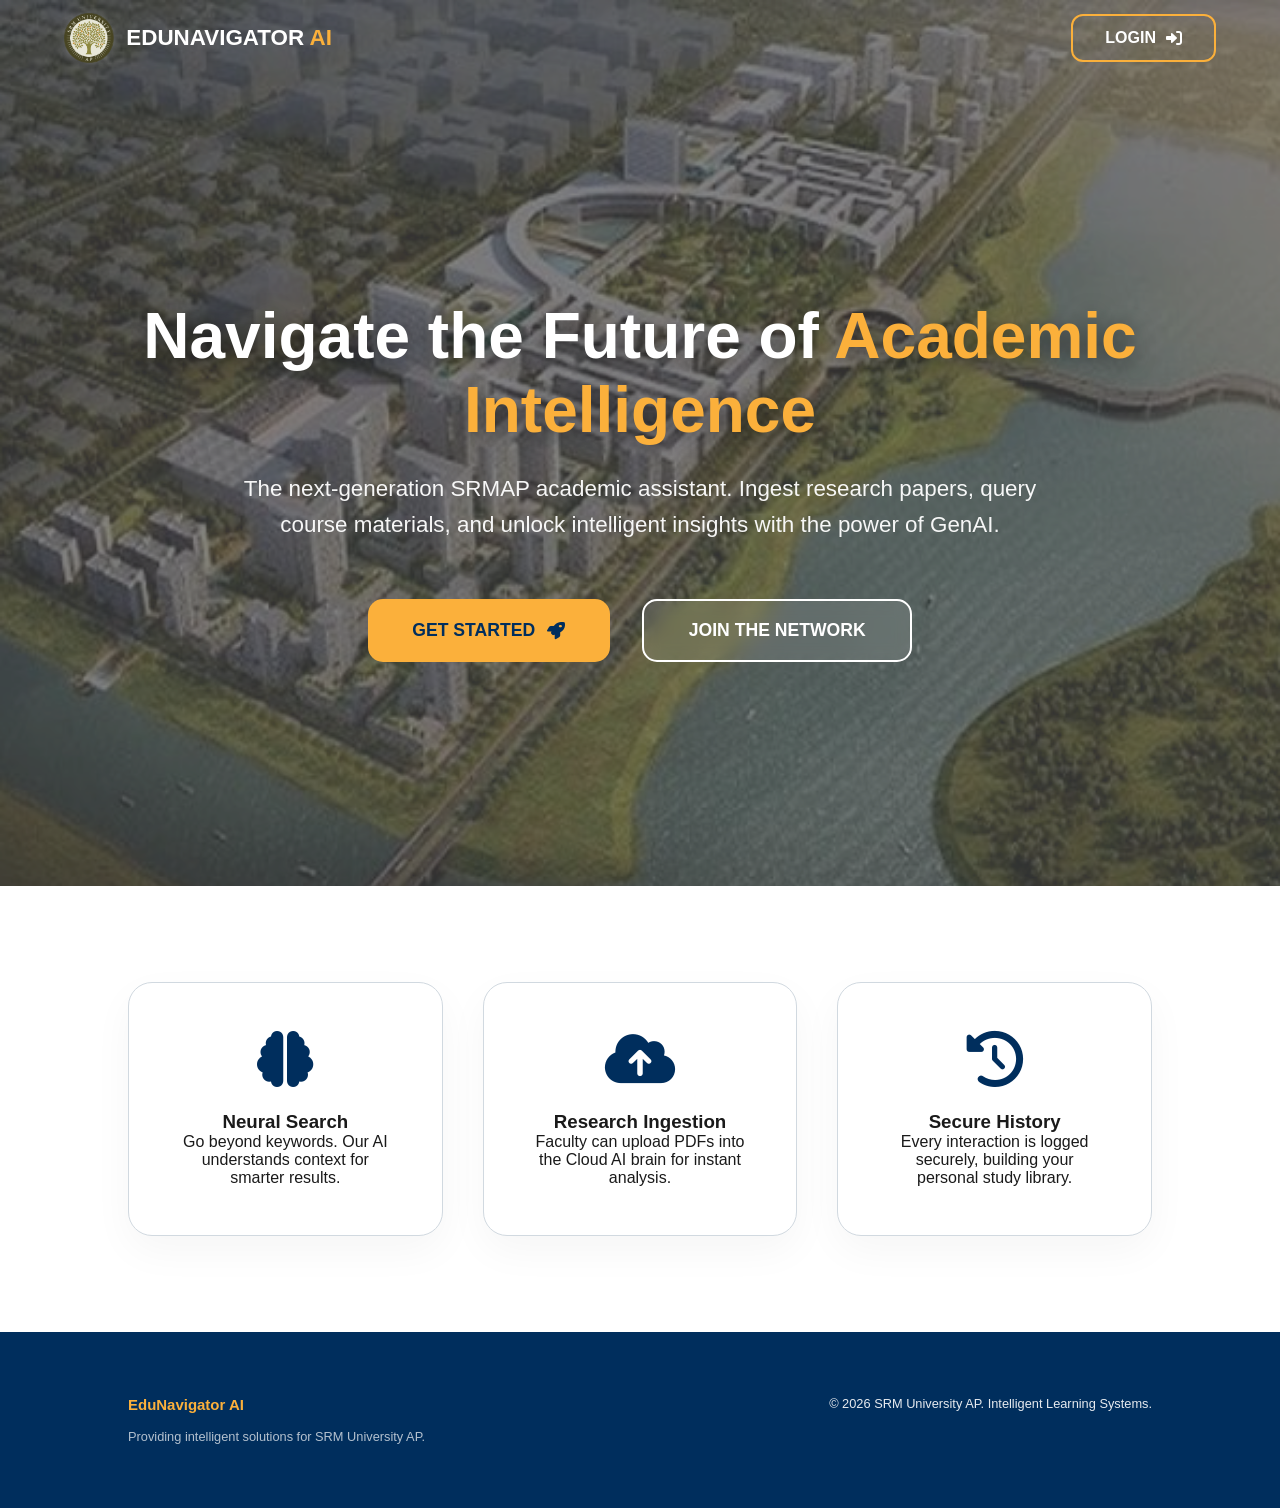
<file: frontend/index.html>
<!DOCTYPE html>
<html lang="en">
<head>
    <meta charset="UTF-8">
    <meta name="viewport" content="width=device-width, initial-scale=1.0">
    <title>EduNavigator AI - SRM University AP</title>
    <link rel="stylesheet" href="styles.css">
    <link rel="stylesheet" href="https://cdnjs.cloudflare.com/ajax/libs/font-awesome/6.0.0/css/all.min.css">
    <style>
        .hero { height: 90vh; display: flex; flex-direction: column; justify-content: center; align-items: center; text-align: center; padding: 0 10%; color: white; position: relative; }
        .hero h1 { font-size: 4rem; font-weight: 800; margin-bottom: 1.5rem; text-shadow: 0 4px 20px rgba(0,0,0,0.5); }
        .hero h1 span { color: var(--secondary); }
        .hero p { font-size: 1.4rem; max-width: 850px; margin-bottom: 3.5rem; line-height: 1.6; opacity: 0.95; }
        .features { display: grid; grid-template-columns: repeat(auto-fit, minmax(300px, 1fr)); gap: 2.5rem; padding: 6rem 10%; background: #fff; position: relative; }
        .feature-card { padding: 3rem; border-radius: 24px; text-align: center; box-shadow: 0 15px 40px rgba(0,0,0,0.04); transition: 0.4s; border: 1px solid var(--border); background: #fff; }
        .feature-card:hover { transform: translateY(-10px); border-color: var(--secondary); box-shadow: 0 20px 45px rgba(0,0,0,0.08); }
        .feature-card i { font-size: 3.5rem; color: var(--primary); margin-bottom: 1.5rem; }
        .cta-group { display: flex; gap: 2rem; }
        .cta-btn { padding: 1.2rem 2.8rem; font-size: 1.1rem; border-radius: 15px; font-weight: 800; text-decoration: none; transition: 0.3s; display: flex; align-items: center; gap: 12px; text-transform: uppercase; }
        .btn-gold { background: var(--secondary); color: var(--primary); }
        .btn-outline { background: rgba(255, 255, 255, 0.1); color: white; border: 2px solid white; backdrop-filter: blur(8px); }
        .navbar-login { border: 2.5px solid var(--secondary); padding: 0.8rem 2rem; border-radius: 12px; transition: 0.4s; font-weight: 800; color: white !important; display: flex; align-items: center; gap: 10px; text-decoration: none; }
        .navbar-login:hover { background: var(--secondary); color: var(--primary) !important; box-shadow: 0 8px 25px rgba(251, 176, 59, 0.5); transform: translateY(-3px); }
    </style>
</head>
<body class="scrollable-body">
    <div class="bg-image home-bg"></div>
    <nav>
        <div class="brand-container">
            <img src="../assets/logo.png" alt="SRM AP Logo" class="logo-img">
            <div class="brand-text">EDUNAVIGATOR <span>AI</span></div>
        </div>
        <div class="nav-links">
            <a href="login.html" class="navbar-login">LOGIN <i class="fas fa-sign-in-alt"></i></a>
        </div>
    </nav>
    <section class="hero">
        <h1>Navigate the Future of <span>Academic Intelligence</span></h1>
        <p>The next-generation SRMAP academic assistant. Ingest research papers, query course materials, and unlock intelligent insights with the power of GenAI.</p>
        <div class="cta-group">
            <a href="login.html" class="cta-btn btn-gold">Get Started <i class="fas fa-rocket"></i></a>
            <a href="register.html" class="cta-btn btn-outline">Join the Network</a>
        </div>
    </section>
    <section class="features">
        <div class="feature-card"><i class="fas fa-brain"></i><h3>Neural Search</h3><p>Go beyond keywords. Our AI understands context for smarter results.</p></div>
        <div class="feature-card"><i class="fas fa-cloud-upload-alt"></i><h3>Research Ingestion</h3><p>Faculty can upload PDFs into the Cloud AI brain for instant analysis.</p></div>
        <div class="feature-card"><i class="fas fa-history"></i><h3>Secure History</h3><p>Every interaction is logged securely, building your personal study library.</p></div>
    </section>
    <footer style="background: var(--primary); padding: 4rem 10%; border: none;">
        <div style="display: grid; grid-template-columns: 1fr 1fr; gap: 4rem; text-align: left;">
            <div><h3 style="color: var(--secondary); margin-bottom: 1rem;">EduNavigator AI</h3><p style="color: rgba(255,255,255,0.7);">Providing intelligent solutions for SRM University AP.</p></div>
            <div style="text-align: right; color: rgba(255,255,255,0.9);"><p>© 2026 SRM University AP. Intelligent Learning Systems.</p></div>
        </div>
    </footer>
</body>
</html>
</file>
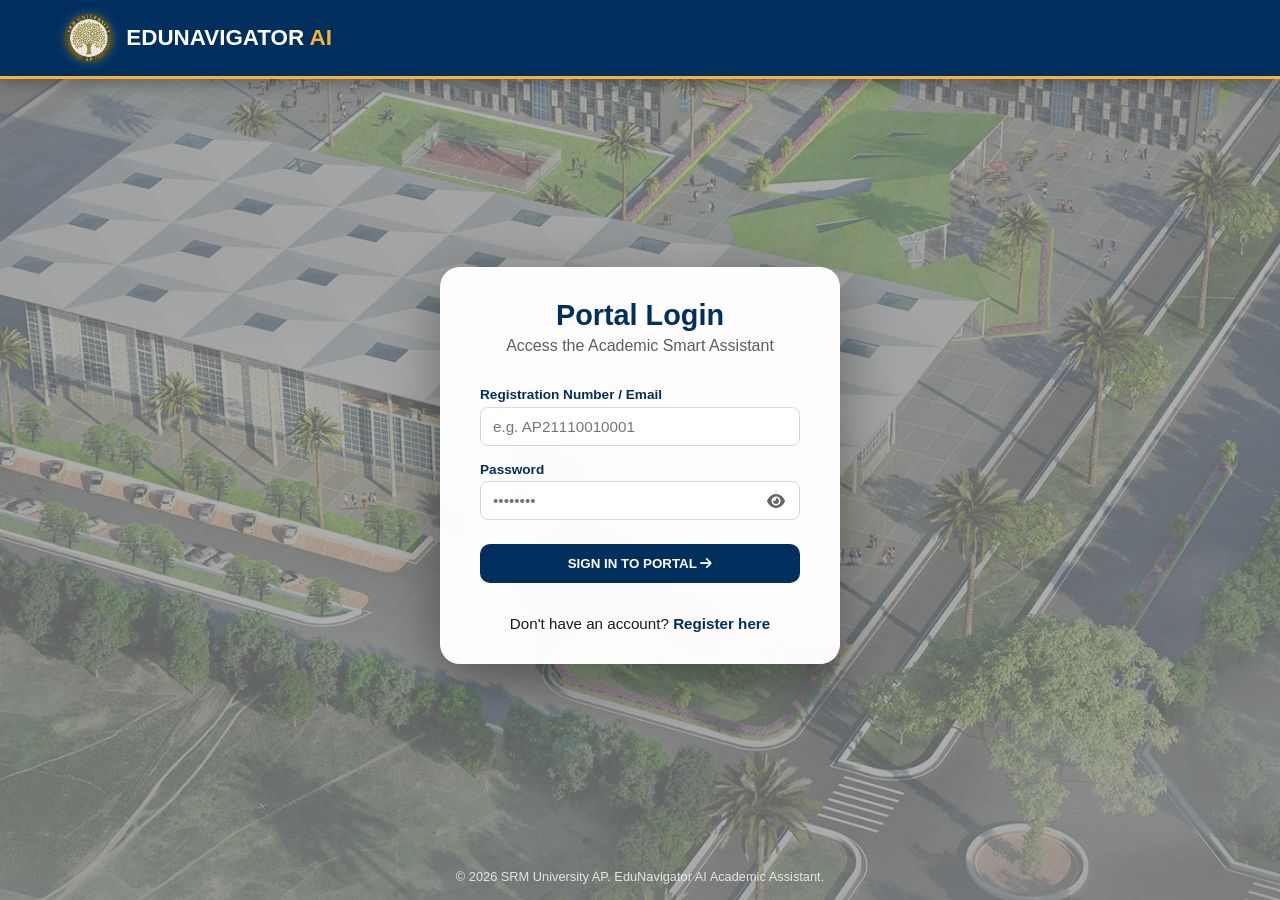
<file: frontend/login.html>
<!DOCTYPE html>
<html lang="en">
<head>
    <meta charset="UTF-8">
    <meta name="viewport" content="width=device-width, initial-scale=1.0">
    <title>Login - EduNavigator AI</title>
    <link rel="stylesheet" href="styles.css">
    <link rel="stylesheet" href="https://cdnjs.cloudflare.com/ajax/libs/font-awesome/6.0.0/css/all.min.css">
</head>
<body class="no-scroll">
    <!-- FIXED: Restored login-bg class -->
    <div class="bg-image login-bg"></div>
    
    <nav>
        <div class="brand-container">
            <a href="index.html" style="text-decoration: none; display: flex; align-items: center; gap: 12px;">
                <img src="../assets/logo.png" alt="SRM AP Logo" class="logo-img">
                <div class="brand-text">EDUNAVIGATOR <span>AI</span></div>
            </a>
        </div>
    </nav>

    <div class="auth-wrapper">
        <!-- FIXED: Glass effect restored -->
        <div class="auth-container glass">
            <h2>Portal Login</h2>
            <p style="margin-bottom: 2rem; opacity: 0.7;">Access the Academic Smart Assistant</p>
            
            <div class="input-group">
                <label>Registration Number / Email</label>
                <input type="text" id="regNumber" placeholder="e.g. AP21110010001">
            </div>
            
            <div class="input-group">
                <label>Password</label>
                <div style="position: relative;">
                    <input type="password" id="password" placeholder="••••••••">
                    <i class="fas fa-eye" id="toggleIcon" onclick="togglePassword()" style="position: absolute; right: 15px; top: 50%; transform: translateY(-50%); cursor: pointer; color: #666;"></i>
                </div>
            </div>
            
            <button class="btn" id="loginBtn" onclick="login()">Sign In to Portal <i class="fas fa-arrow-right"></i></button>
            
            <p style="margin-top: 2rem; font-size: 0.95rem;">
                Don't have an account? <a href="register.html" style="color: var(--primary); font-weight: 800; text-decoration: none;">Register here</a>
            </p>
        </div>
    </div>

    <footer>
        <p>© 2026 SRM University AP. EduNavigator AI Academic Assistant.</p>
    </footer>

    <script>
        const API_URL = 'http://localhost:8000';
        function togglePassword() {
            const pass = document.getElementById('password');
            const icon = document.getElementById('toggleIcon');
            pass.type = pass.type === 'password' ? 'text' : 'password';
            icon.className = pass.type === 'password' ? 'fas fa-eye' : 'fas fa-eye-slash';
        }
        async function login() {
            const email = document.getElementById('regNumber').value;
            const password = document.getElementById('password').value;
            if (!email || !password) { alert('Please fill all fields'); return; }
            try {
                const res = await fetch(`${API_URL}/login`, {
                    method: 'POST',
                    headers: { 'Content-Type': 'application/json' },
                    body: JSON.stringify({ email, password })
                });
                const data = await res.json();
                if (res.ok) {
                    localStorage.setItem('token', data.access_token);
                    localStorage.setItem('email', email);
                    localStorage.setItem('role', data.role);
                    window.location.href = data.role === 'admin' ? 'admin.html' : 'dashboard.html';
                } else { alert(data.detail || 'Login failed'); }
            } catch (err) { alert('Backend Connection Error. Make sure your server is running!'); }
        }
    </script>
</body>
</html>
</file>
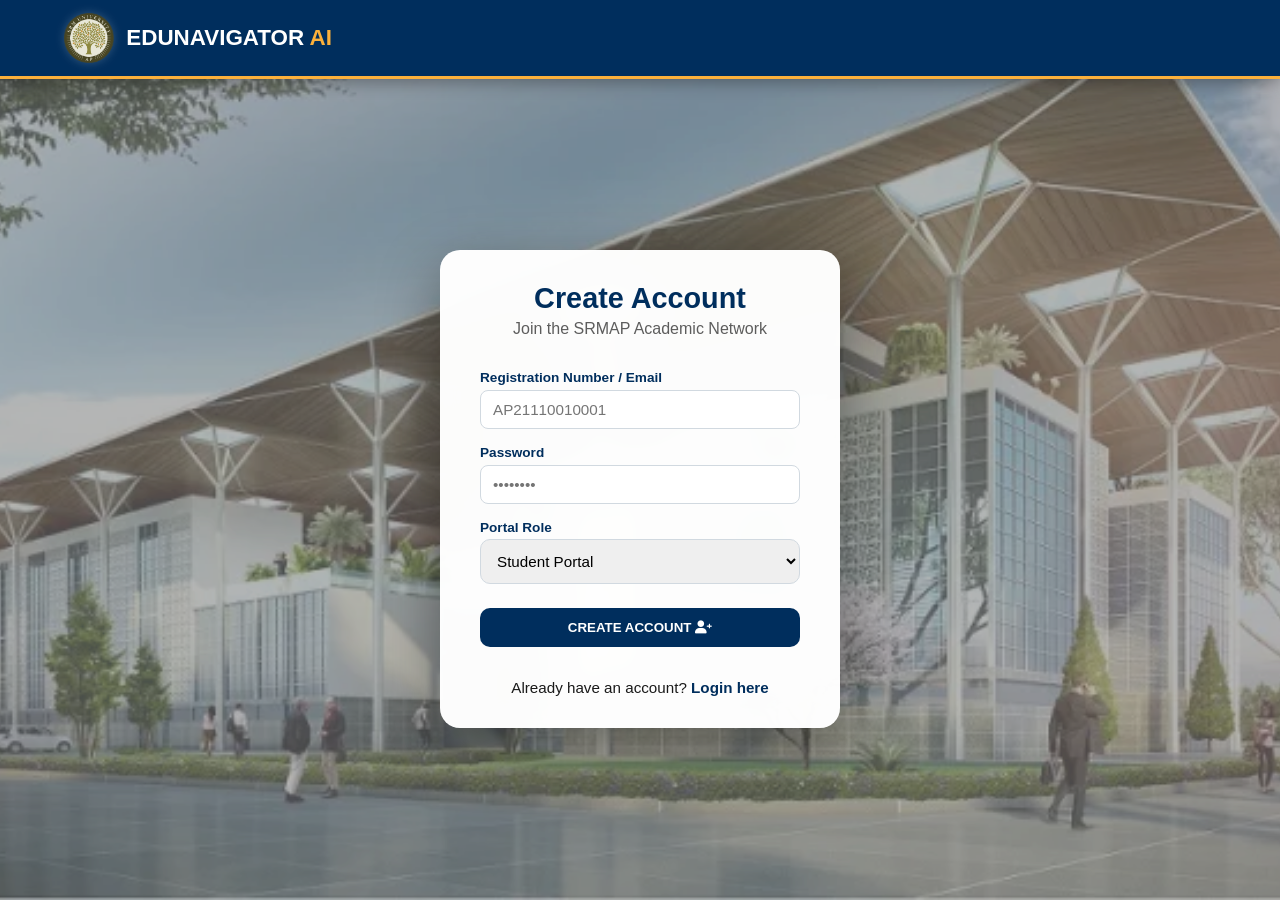
<file: frontend/register.html>
<!DOCTYPE html>
<html lang="en">
<head>
    <meta charset="UTF-8">
    <meta name="viewport" content="width=device-width, initial-scale=1.0">
    <title>Register - EduNavigator AI</title>
    <link rel="stylesheet" href="styles.css">
    <link rel="stylesheet" href="https://cdnjs.cloudflare.com/ajax/libs/font-awesome/6.0.0/css/all.min.css">
</head>
<body class="no-scroll">
    <div class="bg-image register-bg"></div>
    
    <nav>
        <div class="brand-container">
            <a href="index.html" style="text-decoration: none; display: flex; align-items: center; gap: 12px;">
                <img src="../assets/logo.png" alt="SRM AP Logo" class="logo-img">
                <div class="brand-text">EDUNAVIGATOR <span>AI</span></div>
            </a>
        </div>
    </nav>

    <div class="auth-wrapper">
        <div class="auth-container glass">
            <h2>Create Account</h2>
            <p style="margin-bottom: 2rem; opacity: 0.7;">Join the SRMAP Academic Network</p>
            
            <div class="input-group">
                <label>Registration Number / Email</label>
                <input type="text" id="email" placeholder="AP21110010001">
            </div>
            
            <div class="input-group">
                <label>Password</label>
                <input type="password" id="password" placeholder="••••••••">
            </div>

            <div class="input-group">
                <label>Portal Role</label>
                <select id="role" style="width: 100%; padding: 12px; border-radius: 10px; border: 1px solid var(--border); outline: none;">
                    <option value="student">Student Portal</option>
                    <option value="admin">Faculty / Admin Portal</option>
                </select>
            </div>
            
            <button class="btn" onclick="register()">Create Account <i class="fas fa-user-plus"></i></button>
            
            <p style="margin-top: 2rem; font-size: 0.95rem;">
                Already have an account? <a href="login.html" style="color: var(--primary); font-weight: 800; text-decoration: none;">Login here</a>
            </p>
        </div>
    </div>

    <script>
        const API_URL = 'http://localhost:8000';
        async function register() {
            const email = document.getElementById('email').value;
            const password = document.getElementById('password').value;
            const role = document.getElementById('role').value;
            if (!email || !password) { alert('Please fill all fields'); return; }

            const res = await fetch(`${API_URL}/register`, {
                method: 'POST',
                headers: { 'Content-Type': 'application/json' },
                body: JSON.stringify({ email, password, role })
            });

            if (res.ok) {
                alert('Registration successful! Please login.');
                window.location.href = 'login.html';
            } else {
                const data = await res.json();
                alert(data.detail || 'Registration failed');
            }
        }
    </script>
</body>
</html>
</file>
<file: frontend/styles.css>
:root {
    --primary: #002E5D;    /* SRM Navy */
    --secondary: #FBB03B;  /* SRM Gold */
    --accent: #E31E24;     /* SRM Red */
    --bg-light: #F4F7F9;
    --text-main: #1A1A1A;
    --border: #D1D9E0;
}

* { margin: 0; padding: 0; box-sizing: border-box; font-family: 'Inter', 'Segoe UI', sans-serif; }
body { background: var(--bg-light); color: var(--text-main); min-height: 100vh; }

/* LOCKED BACKGROUNDS */
.bg-image {
    position: fixed;
    top: 0; left: 0;
    width: 100%; height: 100%;
    z-index: -1;
    background-size: cover;
    background-position: center;
    background-repeat: no-repeat;
}
.home-bg { opacity: 0.8; filter: brightness(0.4); background-image: url('../assets/home page image.jpg'); }
.login-bg { opacity: 0.6; filter: brightness(0.5); background-image: url('../assets/register page image.jpeg'); }
.register-bg { opacity: 0.7; filter: brightness(0.6); background-image: url('../assets/SRM-University-Amravati.webp'); }

/* NAVIGATION SYSTEM */
nav {
    display: flex;
    justify-content: space-between;
    align-items: center;
    padding: 0.8rem 5%;
    background: transparent;
    z-index: 100;
}
/* FORCE NAVY ON AUTH & PORTALS */
body.no-scroll nav, nav.navy-nav {
    background: var(--primary);
    border-bottom: 3px solid var(--secondary);
    box-shadow: 0 4px 15px rgba(0,0,0,0.3);
}

.brand-container { display: flex; align-items: center; gap: 12px; color: white; }
.logo-img { height: 50px; width: auto; filter: drop-shadow(0 0 5px rgba(255,255,255,0.2)); }
.brand-text { font-size: 1.4rem; font-weight: 800; color: white; }
.brand-text span { color: var(--secondary); }

/* SINGLE SCREEN NO-SCROLL LOGIC */
body.no-scroll {
    height: 100vh;
    overflow: hidden;
    display: flex;
    flex-direction: column;
}

.auth-wrapper {
    flex: 1;
    display: flex;
    justify-content: center;
    align-items: center;
    padding: 10px; /* Reduced padding */
}

/* COMPACT AUTH CONTAINER */
.auth-container.glass {
    background: rgba(255, 255, 255, 0.98);
    backdrop-filter: blur(15px);
    padding: 2rem 2.5rem; /* Compact padding */
    border-radius: 20px;
    width: 100%;
    max-width: 400px; /* Slimmer form */
    box-shadow: 0 20px 60px rgba(0,0,0,0.4);
    text-align: center;
}

.auth-container h2 { color: var(--primary); font-size: 1.8rem; margin-bottom: 0.3rem; }
.input-group { text-align: left; margin-bottom: 1rem; }
.input-group label { display: block; margin-bottom: 0.3rem; font-weight: 700; color: var(--primary); font-size: 0.85rem; }
.input-group input, .input-group select {
    width: 100%;
    padding: 10px 12px;
    border-radius: 8px;
    border: 1px solid var(--border);
    outline: none;
    font-size: 0.95rem;
}

.btn {
    width: 100%;
    padding: 12px;
    background: var(--primary);
    color: white;
    border: none;
    border-radius: 10px;
    font-weight: 800;
    cursor: pointer;
    transition: 0.3s;
    text-transform: uppercase;
    margin-top: 0.5rem;
}
.btn:hover { background: #004080; transform: scale(1.02); }

footer { padding: 1rem; text-align: center; font-size: 0.8rem; color: rgba(255,255,255,0.8); }
</file>
